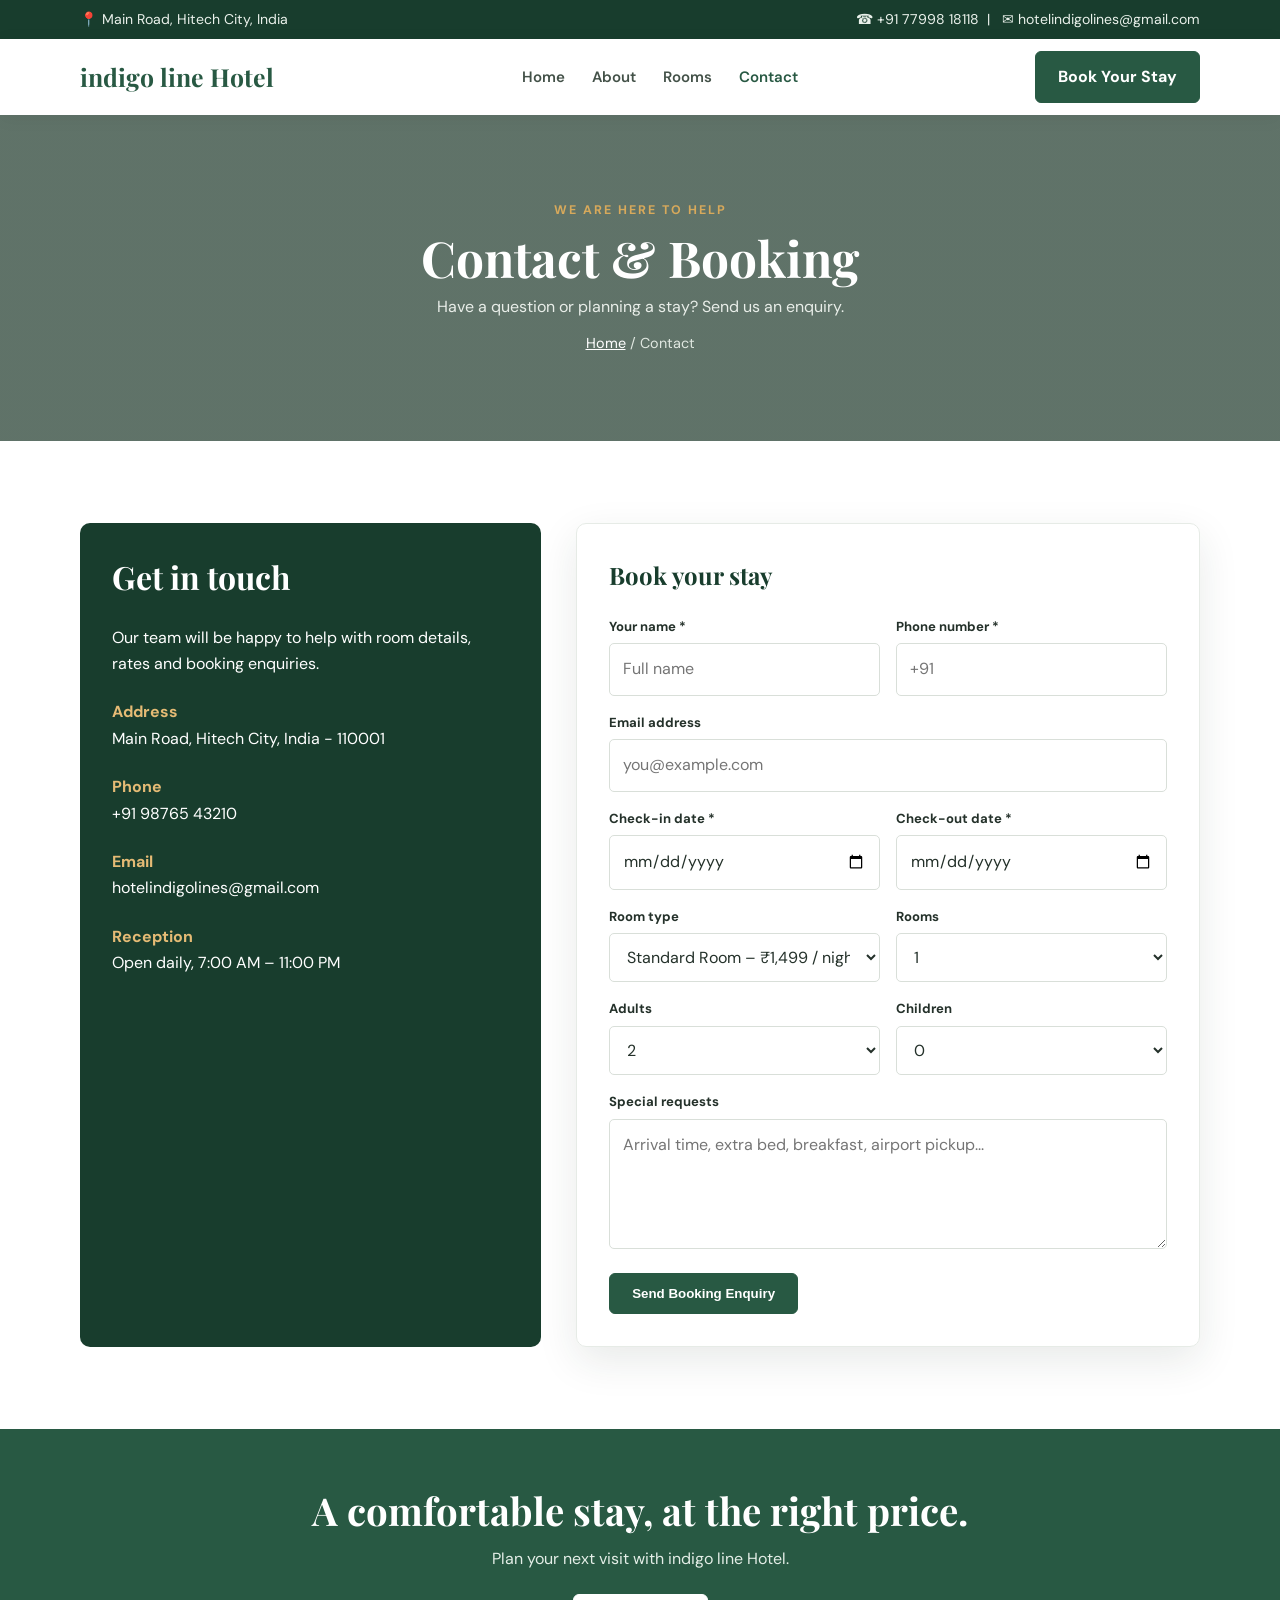
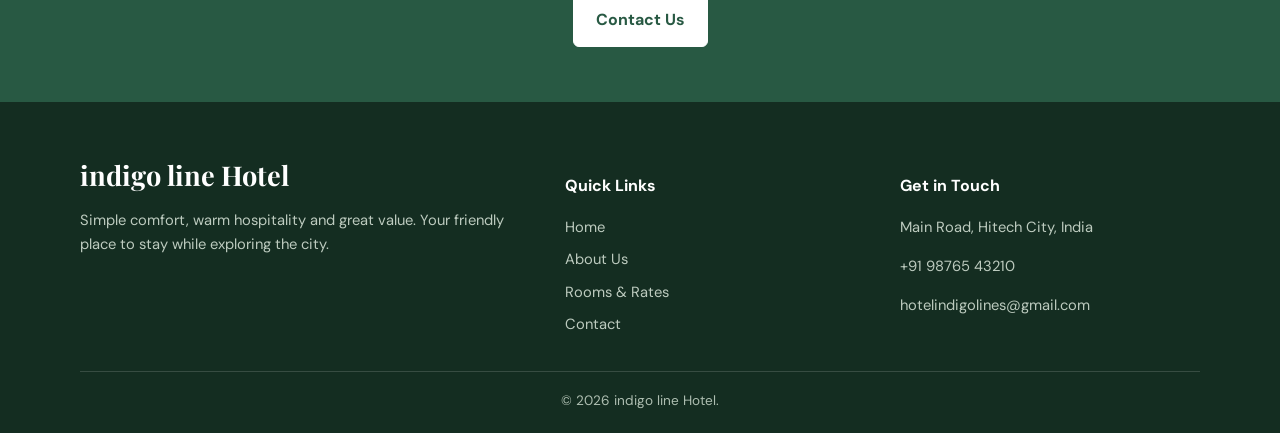
<file: hotel Indigo/contact.html>
<!doctype html>
<html lang="en">
  <head>
    <meta charset="UTF-8" />
    <meta name="viewport" content="width=device-width, initial-scale=1.0" />
    <meta
      name="description"
      content="indigo line Hotel offers clean, comfortable and affordable rooms with friendly service."
    />
    <title>Contact Us | indigo line Hotel</title>
    <link rel="stylesheet" href="css/style.css" />
  </head>
  <body>
    <div class="topbar">
      <div class="container">
        <span>📍 Main Road, Hitech City, India</span
        ><span
          >☎ +91 77998 18118&nbsp; | &nbsp; ✉ hotelindigolines@gmail.com</span
        >
      </div>
    </div>
    <header>
      <div class="container nav-wrap">
        <a class="brand" href="index.html">indigo line Hotel<span></span></a>
        <button
          class="menu-btn"
          aria-label="Toggle navigation"
          aria-expanded="false"
        >
          ☰
        </button>
        <nav>
          <a href="index.html">Home</a><a href="about.html">About</a
          ><a href="rooms.html">Rooms</a
          ><a href="contact.html" class="active">Contact</a>
        </nav>
        <a class="btn" href="contact.html">Book Your Stay</a>
      </div>
    </header>

    <main>
      <section class="page-hero">
        <div class="container page-title">
          <div class="eyebrow">We are here to help</div>
          <h1>Contact & Booking</h1>
          <p>Have a question or planning a stay? Send us an enquiry.</p>
          <div class="breadcrumb"><a href="index.html">Home</a> / Contact</div>
        </div>
      </section>
      <section class="section">
        <div class="container">
          <div class="contact-grid">
            <aside class="info-panel">
              <h2>Get in touch</h2>
              <p>
                Our team will be happy to help with room details, rates and
                booking enquiries.
              </p>
              <div class="info-item">
                <strong>Address</strong>Main Road, Hitech City, India - 110001
              </div>
              <div class="info-item"><strong>Phone</strong>+91 98765 43210</div>
              <div class="info-item">
                <strong>Email</strong>hotelindigolines@gmail.com
              </div>
              <div class="info-item">
                <strong>Reception</strong>Open daily, 7:00 AM – 11:00 PM
              </div>
            </aside>
<form class="contact-form" data-booking-form novalidate>
  <h2 style="font-family: 'Playfair Display', serif; color: var(--green-dark); margin-top: 0;">
    Book your stay
  </h2>
  <div class="form-grid">
    <div class="field">
      <label for="name">Your name *</label>
      <input id="name" name="name" placeholder="Full name" required />
    </div>
    <div class="field">
      <label for="phone">Phone number *</label>
      <input id="phone" name="phone" type="tel" placeholder="+91" required />
    </div>
    <div class="field full">
      <label for="email">Email address</label>
      <input id="email" name="email" type="email" placeholder="you@example.com" />
    </div>
 
    <div class="field">
      <label for="checkin">Check-in date *</label>
      <input id="checkin" name="checkin" type="date" required />
    </div>
    <div class="field">
      <label for="checkout">Check-out date *</label>
      <input id="checkout" name="checkout" type="date" required />
    </div>
 
    <div class="field">
      <label for="room">Room type</label>
      <select id="room" name="room">
        <option value="Standard Room">Standard Room – ₹1,499 / night</option>
        <option value="Deluxe Room">Deluxe Room – ₹1,999 / night</option>
        <option value="Family Room">Family Room – ₹2,499 / night</option>
      </select>
    </div>
 
      <div class="field">
        <label for="rooms">Rooms</label>
        <select id="rooms" name="rooms">
          <option value="1">1</option><option value="2">2</option>
          <option value="3">3</option><option value="4">4</option>
          <option value="5">5</option>
        </select>
      </div>
      <div class="field">
        <label for="adults">Adults</label>
        <select id="adults" name="adults">
          <option value="1">1</option><option value="2" selected>2</option>
          <option value="3">3</option><option value="4">4</option>
          <option value="5">5</option><option value="6">6</option>
        </select>
      </div>
      <div class="field">
        <label for="children">Children</label>
        <select id="children" name="children">
          <option value="0" selected>0</option><option value="1">1</option>
          <option value="2">2</option><option value="3">3</option>
          <option value="4">4</option>
        </select>
      </div>
 
    <div class="field full">
      <label for="message">Special requests</label>
      <textarea id="message" name="message" placeholder="Arrival time, extra bed, breakfast, airport pickup..."></textarea>
    </div>
 
    <div class="field full">
      <div class="booking-summary" aria-live="polite"></div>
      <div style="position:absolute;left:-9999px" aria-hidden="true">
  <input name="website" tabindex="-1" autocomplete="off" />
</div>
      <button class="btn" type="submit">Send Booking Enquiry</button>
      <div class="notice"></div>
    </div>
  </div>
</form>
          </div>
        </div>
      </section>
    </main>

    <section class="cta">
      <div class="container">
        <h2>A comfortable stay, at the right price.</h2>
        <p>Plan your next visit with indigo line Hotel.</p>
        <a class="btn" href="contact.html">Contact Us</a>
      </div>
    </section>
    <footer>
      <div class="container">
        <div class="footer-grid">
          <div>
            <div class="footer-brand">indigo line Hotel</div>
            <p>
              Simple comfort, warm hospitality and great value. Your friendly
              place to stay while exploring the city.
            </p>
          </div>
          <div>
            <h3>Quick Links</h3>
            <div class="footer-links">
              <a href="index.html">Home</a><a href="about.html">About Us</a
              ><a href="rooms.html">Rooms & Rates</a
              ><a href="contact.html">Contact</a>
            </div>
          </div>
          <div>
            <h3>Get in Touch</h3>
            <p>Main Road, Hitech City, India</p>
            <p>+91 98765 43210</p>
            <p>hotelindigolines@gmail.com</p>
          </div>
        </div>
        <div class="copyright">
          © <span data-year></span> indigo line Hotel. 
        </div>
      </div>
    </footer>
    <script src="js/script.js"></script>
  </body>
</html>
</file>
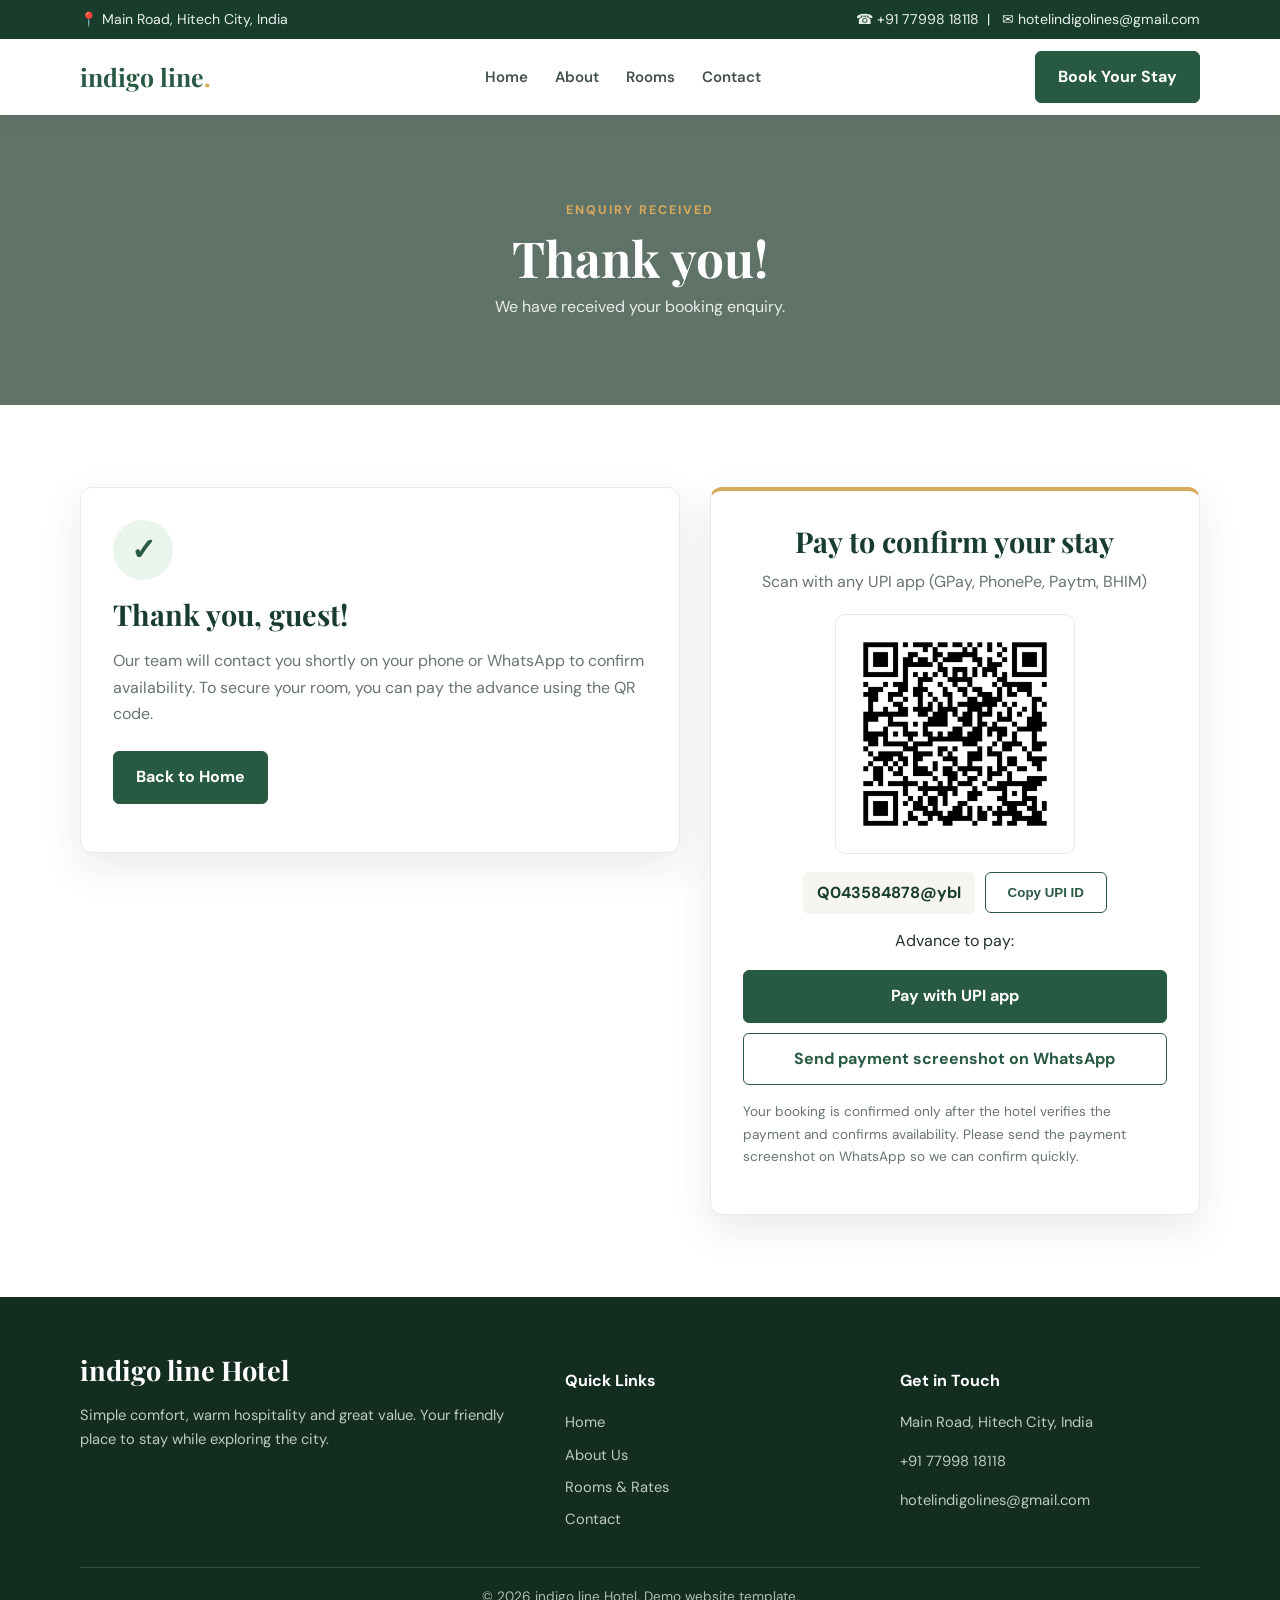
<file: hotel Indigo/thank-you.html>
<!doctype html>
<html lang="en">
  <head>
    <meta charset="UTF-8" />
    <meta name="viewport" content="width=device-width, initial-scale=1.0" />
    <meta name="robots" content="noindex" />
    <title>Thank You | indigo line Hotel</title>
    <link rel="stylesheet" href="css/style.css" />
  </head>
  <body>
    <div class="topbar">
      <div class="container">
        <span>📍 Main Road, Hitech City, India</span
        ><span
          >☎ +91 77998 18118&nbsp; | &nbsp; ✉ hotelindigolines@gmail.com</span
        >
      </div>
    </div>
    <header>
      <div class="container nav-wrap">
        <a class="brand" href="index.html">
          <!-- <img src="images/hotel_logo.png" alt="indigo line Hotel logo" class="brand-logo" /> -->
          <span class="brand-text">indigo line<span>.</span></span>
        </a>
        <button
          class="menu-btn"
          aria-label="Toggle navigation"
          aria-expanded="false"
        >
          ☰
        </button>
        <nav>
          <a href="index.html">Home</a><a href="about.html">About</a
          ><a href="rooms.html">Rooms</a><a href="contact.html">Contact</a>
        </nav>
        <a class="btn" href="contact.html">Book Your Stay</a>
      </div>
    </header>

    <main>
      <section class="page-hero">
        <div class="container page-title">
          <div class="eyebrow">Enquiry received</div>
          <h1>Thank you!</h1>
          <p>We have received your booking enquiry.</p>
        </div>
      </section>

      <section class="section">
        <div class="container thanks-grid">
          <!-- Left: confirmation + booking summary -->
          <div class="thanks-card">
            <div class="tick">✓</div>
            <h2>Thank you, <span id="t-name">guest</span>!</h2>
            <p class="muted">
              Our team will contact you shortly on your phone or WhatsApp to
              confirm availability. To secure your room, you can pay the advance
              using the QR code.
            </p>
            <ul class="summary-list" id="t-summary" hidden></ul>
            <p style="margin-top: 24px">
              <a class="btn" href="index.html">Back to Home</a>
            </p>
          </div>

          <!-- Right: payment -->
          <div class="pay-card">
            <h2>Pay to confirm your stay</h2>
            <p class="muted" style="margin: 0">
              Scan with any UPI app (GPay, PhonePe, Paytm, BHIM)
            </p>

            <div class="qr-box">
              <img id="qr" src="images/payment-qr.png" alt="Payment QR code" />
            </div>

            <div class="upi-row">
              <span class="upi-id" id="upi-id"></span>
              <button class="btn btn-outline" type="button" id="copy-upi">
                Copy UPI ID
              </button>
            </div>

            <div id="advance-line" class="upi-row" hidden>
              <span>Advance to pay: <strong id="advance-amt"></strong></span>
            </div>

            <div class="pay-actions">
              <a class="btn" id="upi-link" href="#" hidden>Pay with UPI app</a>
              <a class="btn btn-outline" id="wa-proof" href="#" target="_blank" rel="noopener"
                >Send payment screenshot on WhatsApp</a
              >
            </div>

            <p class="pay-note">
              Your booking is confirmed only after the hotel verifies the
              payment and confirms availability. Please send the payment
              screenshot on WhatsApp so we can confirm quickly.
            </p>
          </div>
        </div>
      </section>
    </main>

    <footer>
      <div class="container">
        <div class="footer-grid">
          <div>
            <div class="footer-brand">indigo line Hotel</div>
            <p>
              Simple comfort, warm hospitality and great value. Your friendly
              place to stay while exploring the city.
            </p>
          </div>
          <div>
            <h3>Quick Links</h3>
            <div class="footer-links">
              <a href="index.html">Home</a><a href="about.html">About Us</a
              ><a href="rooms.html">Rooms & Rates</a
              ><a href="contact.html">Contact</a>
            </div>
          </div>
          <div>
            <h3>Get in Touch</h3>
            <p>Main Road, Hitech City, India</p>
            <p>+91 77998 18118</p>
            <p>hotelindigolines@gmail.com</p>
          </div>
        </div>
        <div class="copyright">
          © <span data-year></span> indigo line Hotel. Demo website template.
        </div>
      </div>
    </footer>

    <script src="js/script.js"></script>
    <script>
      /* ---------- PAYMENT SETTINGS (edit these) ---------- */
      const UPI_ID = "Q043584878@ybl"; // <-- your real UPI ID
      const PAYEE_NAME = "indigo line Hotel";
      const ADVANCE_PERCENT = 0; // e.g. 30 = 30% advance. 0 = don't show an amount

      /* ---------- Page logic ---------- */
      (function () {
        var b = null;
        try { b = JSON.parse(sessionStorage.getItem("lastBooking")); } catch (e) {}

        document.getElementById("upi-id").textContent = UPI_ID;

        // QR image fallback if the file is missing
        var qr = document.getElementById("qr");
        function qrMissing() {
          var box = qr.parentNode;
          box.innerHTML =
            '<div class="qr-placeholder">Add your QR image at<br>images/payment-qr.png</div>';
        }
        qr.addEventListener("error", qrMissing);
        if (qr.complete && qr.naturalWidth === 0) qrMissing();

        // Copy UPI ID
        document.getElementById("copy-upi").addEventListener("click", function () {
          var btn = this;
          function done() {
            btn.textContent = "Copied ✓";
            setTimeout(function () { btn.textContent = "Copy UPI ID"; }, 2000);
          }
          if (navigator.clipboard) {
            navigator.clipboard.writeText(UPI_ID).then(done, done);
          } else {
            var t = document.createElement("textarea");
            t.value = UPI_ID; document.body.appendChild(t); t.select();
            try { document.execCommand("copy"); } catch (e) {}
            document.body.removeChild(t); done();
          }
        });

        // Booking summary + amounts
        var advance = 0;
        var msg = "Hello, I have made the payment for my booking enquiry.";
        if (b) {
          document.getElementById("t-name").textContent = b.name || "guest";
          var list = document.getElementById("t-summary");
          var rows = [
            ["Room", b.room + " × " + b.rooms],
            ["Check-in", prettyDate(b.checkin)],
            ["Check-out", prettyDate(b.checkout)],
            ["Nights", String(b.nights)],
            ["Estimated total", money(b.total)],
          ];
          rows.forEach(function (r) {
            var li = document.createElement("li");
            var k = document.createElement("span"); k.textContent = r[0];
            var v = document.createElement("strong"); v.textContent = r[1];
            li.appendChild(k); li.appendChild(v); list.appendChild(li);
          });
          list.hidden = false;

          if (ADVANCE_PERCENT > 0) {
            advance = Math.round((b.total * ADVANCE_PERCENT) / 100);
            document.getElementById("advance-amt").textContent =
              money(advance) + " (" + ADVANCE_PERCENT + "% of " + money(b.total) + ")";
            document.getElementById("advance-line").hidden = false;
          }
          msg += "\nName: " + b.name + "\nPhone: " + b.phone + "\nRoom: " + b.room +
                 " x" + b.rooms + "\nDates: " + prettyDate(b.checkin) + " to " +
                 prettyDate(b.checkout);
          if (advance) msg += "\nAmount paid: " + money(advance);
        }

        // WhatsApp: send payment proof
        document.getElementById("wa-proof").href =
          "https://wa.me/" + OWNER_WHATSAPP + "?text=" + encodeURIComponent(msg);

        // UPI deep link (works on phones only)
        if (/Android|iPhone|iPad/i.test(navigator.userAgent)) {
          var link = "upi://pay?pa=" + encodeURIComponent(UPI_ID) +
                     "&pn=" + encodeURIComponent(PAYEE_NAME) + "&cu=INR" +
                     (advance ? "&am=" + advance : "") +
                     "&tn=" + encodeURIComponent("Hotel booking advance");
          var a = document.getElementById("upi-link");
          a.href = link; a.hidden = false;
        }
      })();
    </script>
  </body>
</html>
</file>
<file: hotel Indigo/css/style.css>
@import url('https://fonts.googleapis.com/css2?family=DM+Sans:wght@400;500;600;700&family=Playfair+Display:wght@600;700&display=swap');

:root {
    --green: #285943;
    --green-dark: #183d2d;
    --cream: #f7f5ef;
    --gold: #d7a95b;
    --ink: #24312a;
    --muted: #68756d;
    --white: #fff;
    --shadow: 0 14px 40px rgba(26, 49, 36, .10)
}

* {
    box-sizing: border-box
}

html {
    scroll-behavior: smooth
}

body {
    margin: 0;
    font-family: 'DM Sans', sans-serif;
    color: var(--ink);
    background: #fff;
    line-height: 1.65
}

a {
    color: inherit;
    text-decoration: none
}

img {
    display: block;
    max-width: 100%
}

.container {
    width: min(1120px, 92%);
    margin: auto
}

.topbar {
    background: var(--green-dark);
    color: #eaf1eb;
    font-size: .88rem;
    padding: 8px 0
}

.topbar .container {
    display: flex;
    justify-content: space-between;
    gap: 15px;
    flex-wrap: wrap
}

header {
    position: sticky;
    top: 0;
    z-index: 20;
    background: rgba(255, 255, 255, .97);
    box-shadow: 0 3px 18px rgba(0, 0, 0, .05)
}

.nav-wrap {
    min-height: 76px;
    display: flex;
    align-items: center;
    justify-content: space-between;
    gap: 25px
}

.brand {
    font-family: 'Playfair Display', serif;
    font-size: 1.55rem;
    font-weight: 700;
    color: var(--green);
    white-space: nowrap
}

.brand-text span {
    color: var(--gold)
}

nav {
    display: flex;
    align-items: center;
    gap: 27px
}

nav a {
    font-size: .94rem;
    font-weight: 600;
    color: #435148
}

nav a:hover,
nav a.active {
    color: var(--green)
}

.menu-btn {
    display: none;
    border: 0;
    background: none;
    font-size: 1.6rem;
    color: var(--green);
    cursor: pointer
}

.btn {
    display: inline-flex;
    align-items: center;
    justify-content: center;
    padding: 12px 22px;
    border-radius: 6px;
    background: var(--green);
    color: #fff;
    font-weight: 700;
    border: 1px solid var(--green);
    transition: .2s;
    cursor: pointer
}

.btn:hover {
    background: var(--green-dark);
    transform: translateY(-1px)
}

.btn-outline {
    background: transparent;
    color: var(--green)
}

.btn-outline:hover {
    color: #fff
}

.hero {
    min-height: 570px;
    display: flex;
    align-items: center;
    color: #fff;
    background: linear-gradient(90deg, rgba(15, 38, 27, .78), rgba(15, 38, 27, .22)), url('https://images.unsplash.com/photo-1566073771259-6a8506099945?auto=format&fit=crop&w=1800&q=85') center/cover
}

.hero-content {
    max-width: 650px;
    padding: 85px 0
}

.eyebrow {
    color: var(--gold);
    font-weight: 700;
    text-transform: uppercase;
    letter-spacing: 2px;
    font-size: .78rem
}

.hero h1 {
    font: 700 clamp(2.7rem, 6vw, 4.7rem)/1.1 'Playfair Display', serif;
    margin: 15px 0 20px
}

.hero p {
    font-size: 1.1rem;
    max-width: 560px;
    color: #f1f4f1;
    margin-bottom: 30px
}

.booking-strip {
    background: var(--cream);
    padding: 24px 0
}

.booking-form {
    display: grid;
    grid-template-columns: repeat(4, 1fr) auto;
    gap: 14px;
    align-items: end
}

.field label {
    display: block;
    font-size: .82rem;
    font-weight: 700;
    margin-bottom: 6px
}

.field input,
.field select,
.field textarea {
    width: 100%;
    padding: 12px 13px;
    border: 1px solid #d9dfd9;
    border-radius: 5px;
    background: #fff;
    font: inherit;
    color: var(--ink)
}

.field textarea {
    min-height: 130px;
    resize: vertical
}

.section {
    padding: 82px 0
}

.section-soft {
    background: var(--cream)
}

.section-head {
    text-align: center;
    max-width: 680px;
    margin: 0 auto 42px
}

.section-head h2,
.page-title h1 {
    font: 700 clamp(2rem, 4vw, 3.1rem)/1.15 'Playfair Display', serif;
    color: var(--green-dark);
    margin: 10px 0 14px
}

.section-head p,
.muted {
    color: var(--muted)
}

.two-col {
    display: grid;
    grid-template-columns: 1fr 1fr;
    gap: 55px;
    align-items: center
}

.photo {
    width: 100%;
    height: 410px;
    object-fit: cover;
    border-radius: 10px;
    box-shadow: var(--shadow)
}

.copy h2 {
    font: 700 2.5rem/1.2 'Playfair Display', serif;
    color: var(--green-dark);
    margin: 10px 0 18px
}

.check-list {
    padding: 0;
    list-style: none;
    display: grid;
    grid-template-columns: 1fr 1fr;
    gap: 10px;
    margin: 24px 0
}

.check-list li:before {
    content: '✓';
    color: var(--green);
    font-weight: 700;
    margin-right: 9px
}

.cards {
    display: grid;
    grid-template-columns: repeat(3, 1fr);
    gap: 24px
}

.card {
    border: 1px solid #e8ece8;
    border-radius: 10px;
    overflow: hidden;
    background: #fff;
    box-shadow: 0 8px 25px rgba(20, 50, 30, .05)
}

.card img {
    width: 100%;
    height: 220px;
    object-fit: cover
}

.card-body {
    padding: 22px
}

.card h3 {
    font: 700 1.4rem 'Playfair Display', serif;
    color: var(--green-dark);
    margin: 0 0 8px
}

.price {
    font-size: 1.25rem;
    color: var(--green);
    font-weight: 700
}

.price small {
    font-size: .8rem;
    color: var(--muted);
    font-weight: 400
}

.features {
    display: flex;
    gap: 14px;
    flex-wrap: wrap;
    color: var(--muted);
    font-size: .88rem;
    margin: 14px 0
}

.amenities {
    display: grid;
    grid-template-columns: repeat(4, 1fr);
    gap: 18px
}

.amenity {
    background: #fff;
    border: 1px solid #e7ebe7;
    border-radius: 8px;
    padding: 24px;
    text-align: center
}

.amenity .icon {
    font-size: 1.8rem
}

.amenity h3 {
    font-size: 1rem;
    margin: 8px 0 4px;
    color: var(--green-dark)
}

.amenity p {
    font-size: .88rem;
    color: var(--muted);
    margin: 0
}

.page-hero {
    background: linear-gradient(rgba(20, 48, 33, .68), rgba(20, 48, 33, .68)), url('https://images.unsplash.com/photo-1542314831-068cd1dbfeeb?auto=format&fit=crop&w=1800&q=80') center/cover;
    color: #fff;
    padding: 85px 0;
    text-align: center
}

.page-title h1 {
    color: #fff;
    margin: 8px 0
}

.page-title p {
    margin: 0;
    color: #e9eee9
}

.breadcrumb {
    font-size: .9rem;
    color: #e0e8e1;
    margin-top: 12px
}

.breadcrumb a {
    color: #fff;
    text-decoration: underline
}

.room-card img {
    height: 245px
}

.room-card .card-body {
    padding: 24px
}

.room-card .btn {
    margin-top: 10px
}

.contact-grid {
    display: grid;
    grid-template-columns: .85fr 1.15fr;
    gap: 35px
}

.info-panel {
    background: var(--green-dark);
    color: #fff;
    border-radius: 10px;
    padding: 32px
}

.info-panel h2 {
    font: 700 2rem 'Playfair Display', serif;
    margin-top: 0
}

.info-item {
    margin: 22px 0
}

.info-item strong {
    display: block;
    color: #e5bb75
}

.contact-form {
    padding: 32px;
    border: 1px solid #e6ebe6;
    border-radius: 10px;
    box-shadow: var(--shadow)
}

.form-grid {
    display: grid;
    grid-template-columns: 1fr 1fr;
    gap: 16px
}

.form-grid .full {
    grid-column: 1/-1
}

.notice {
    display: none;
    padding: 12px 15px;
    background: #e9f5ec;
    color: #245337;
    border-radius: 5px;
    margin-top: 15px
}

.cta {
    background: var(--green);
    color: #fff;
    padding: 55px 0;
    text-align: center
}

.cta h2 {
    font: 700 2.4rem 'Playfair Display', serif;
    margin: 0 0 10px
}

.cta p {
    color: #e4eee7;
    margin: 0 0 22px
}

.cta .btn {
    background: #fff;
    color: var(--green);
    border-color: #fff
}

footer {
    background: #142d21;
    color: #dce6de;
    padding: 55px 0 20px
}

.footer-grid {
    display: grid;
    grid-template-columns: 1.5fr 1fr 1fr;
    gap: 35px
}

.footer-brand {
    font: 700 1.7rem 'Playfair Display', serif;
    color: #fff
}

.footer-grid h3 {
    color: #fff;
    font-size: 1rem
}

.footer-grid p,
.footer-grid a {
    color: #bdcbbf;
    font-size: .92rem
}

.footer-links {
    display: grid;
    gap: 8px
}

.copyright {
    border-top: 1px solid rgba(255, 255, 255, .15);
    margin-top: 35px;
    padding-top: 18px;
    text-align: center;
    font-size: .85rem;
    color: #aebeb1
}

@media(max-width:800px) {
    .menu-btn {
        display: block
    }

    nav {
        display: none;
        position: absolute;
        top: 76px;
        left: 0;
        right: 0;
        background: #fff;
        padding: 20px 4%;
        box-shadow: var(--shadow);
        flex-direction: column;
        align-items: flex-start;
        gap: 16px
    }

    nav.open {
        display: flex
    }

    .nav-wrap>.btn {
        display: none
    }

    .booking-form {
        grid-template-columns: 1fr 1fr
    }

    .booking-form .btn {
        grid-column: 1/-1
    }

    .two-col,
    .contact-grid {
        grid-template-columns: 1fr
    }

    .cards {
        grid-template-columns: 1fr 1fr
    }

    .amenities {
        grid-template-columns: 1fr 1fr
    }

    .photo {
        height: 330px
    }

    .footer-grid {
        grid-template-columns: 1fr 1fr
    }
}

@media(max-width:540px) {
    .topbar .container {
        justify-content: center;
        text-align: center
    }

    .hero {
        min-height: 500px
    }

    .hero-content {
        padding: 65px 0
    }

    .section {
        padding: 60px 0
    }

    .booking-form,
    .cards,
    .amenities,
    .form-grid,
    .footer-grid {
        grid-template-columns: 1fr
    }

    .form-grid .full {
        grid-column: auto
    }

    .check-list {
        grid-template-columns: 1fr
    }

    .contact-form,
    .info-panel {
        padding: 23px
    }

    .page-hero {
        padding: 65px 0
    }
}

/* ===== Logo ===== */
.brand {
    display: flex;
    align-items: center;
    gap: 10px;
}

.brand-logo {
    height: 56px;
    width: auto;
    display: block;
}

@media (max-width: 600px) {
    .brand-logo {
        height: 44px;
    }
}

/* ===== Booking ===== */
.booking-strip {
    position: relative;
    z-index: 2;
}

.booking-strip .field input,
.booking-strip .field select {
    min-height: 46px;
}

.form-grid .row3 {
    grid-column: 1 / -1;
    display: grid;
    grid-template-columns: repeat(3, 1fr);
    gap: 16px;
}

.field input[type="date"] {
    min-height: 46px;
}

.booking-summary {
    display: none;
    padding: 14px 16px;
    background: var(--cream);
    border-left: 4px solid var(--gold);
    border-radius: 5px;
    font-size: .95rem;
    margin-bottom: 14px;
}

.booking-summary.show {
    display: block;
}

.booking-summary strong {
    color: var(--green-dark);
}

.booking-summary small {
    display: block;
    color: var(--muted);
    margin-top: 4px;
}

.notice.error {
    background: #fdecea;
    color: #8a2a1f;
}

@media (max-width: 800px) {
    .booking-form {
        grid-template-columns: 1fr 1fr;
    }
}

@media (max-width: 540px) {
    .form-grid .row3 {
        grid-template-columns: 1fr;
    }
}

/* ===== Booking pop-up ===== */
.modal {
    position: fixed;
    inset: 0;
    z-index: 100;
    display: flex;
    align-items: flex-start;
    justify-content: center;
    padding: 4vh 16px;
    background: rgba(15, 38, 27, .65);
    overflow-y: auto;
}

.modal[hidden] {
    display: none;
}

.modal-box {
    position: relative;
    width: min(680px, 100%);
    background: #fff;
    border-radius: 12px;
    box-shadow: 0 25px 70px rgba(0, 0, 0, .35);
    animation: modalIn .22s ease;
}

.modal-box .contact-form {
    border: 0;
    box-shadow: none;
    padding: 34px 30px 30px;
}

.modal-title {
    font-family: 'Playfair Display', serif;
    color: var(--green-dark);
    margin: 0 0 18px;
    font-size: 1.8rem;
}

.modal-close {
    position: absolute;
    top: 10px;
    right: 12px;
    width: 38px;
    height: 38px;
    border: 0;
    border-radius: 50%;
    background: var(--cream);
    color: var(--green-dark);
    font-size: 1.6rem;
    line-height: 1;
    cursor: pointer;
    z-index: 2;
}

.modal-close:hover {
    background: #e9e4d6;
}

body.modal-open {
    overflow: hidden;
}

@keyframes modalIn {
    from { opacity: 0; transform: translateY(14px); }
    to   { opacity: 1; transform: none; }
}

@media (max-width: 540px) {
    .modal-box .contact-form {
        padding: 30px 18px 22px;
    }
}

/* ===== Thank-you / payment page ===== */
.thanks-grid {
    display: grid;
    grid-template-columns: 1.1fr .9fr;
    gap: 30px;
    align-items: start;
}

.thanks-card,
.pay-card {
    border: 1px solid #e6ebe6;
    border-radius: 12px;
    padding: 32px;
    box-shadow: var(--shadow);
    background: #fff;
}

.tick {
    width: 60px;
    height: 60px;
    border-radius: 50%;
    background: #e9f5ec;
    color: var(--green);
    display: flex;
    align-items: center;
    justify-content: center;
    font-size: 1.9rem;
    font-weight: 700;
    margin-bottom: 16px;
}

.thanks-card h2,
.pay-card h2 {
    font: 700 1.8rem/1.25 'Playfair Display', serif;
    color: var(--green-dark);
    margin: 0 0 10px;
}

.summary-list {
    margin: 22px 0 0;
    padding: 0;
    list-style: none;
    border-top: 1px solid #e6ebe6;
}

.summary-list li {
    display: flex;
    justify-content: space-between;
    gap: 16px;
    padding: 11px 0;
    border-bottom: 1px solid #eef1ee;
}

.summary-list span {
    color: var(--muted);
}

.summary-list strong {
    color: var(--green-dark);
    text-align: right;
}

.pay-card {
    text-align: center;
    border-top: 4px solid var(--gold);
}

.qr-box {
    width: 240px;
    max-width: 100%;
    margin: 18px auto;
    padding: 12px;
    border: 1px solid #e6ebe6;
    border-radius: 10px;
    background: #fff;
}

.qr-box img {
    width: 100%;
    height: auto;
}

.qr-placeholder {
    aspect-ratio: 1 / 1;
    display: flex;
    align-items: center;
    justify-content: center;
    text-align: center;
    padding: 14px;
    border: 2px dashed #cfd8cf;
    color: var(--muted);
    font-size: .88rem;
}

.upi-row {
    display: flex;
    align-items: center;
    justify-content: center;
    gap: 10px;
    flex-wrap: wrap;
    margin-bottom: 14px;
}

.upi-id {
    padding: 8px 14px;
    background: var(--cream);
    border-radius: 6px;
    font-weight: 700;
    color: var(--green-dark);
    word-break: break-all;
}

.pay-actions {
    display: grid;
    gap: 10px;
    margin-top: 16px;
}

.pay-note {
    font-size: .85rem;
    color: var(--muted);
    margin-top: 16px;
    text-align: left;
}

@media (max-width: 800px) {
    .thanks-grid {
        grid-template-columns: 1fr;
    }
}

@media (max-width: 540px) {
    .thanks-card,
    .pay-card {
        padding: 24px 18px;
    }
}
</file>
